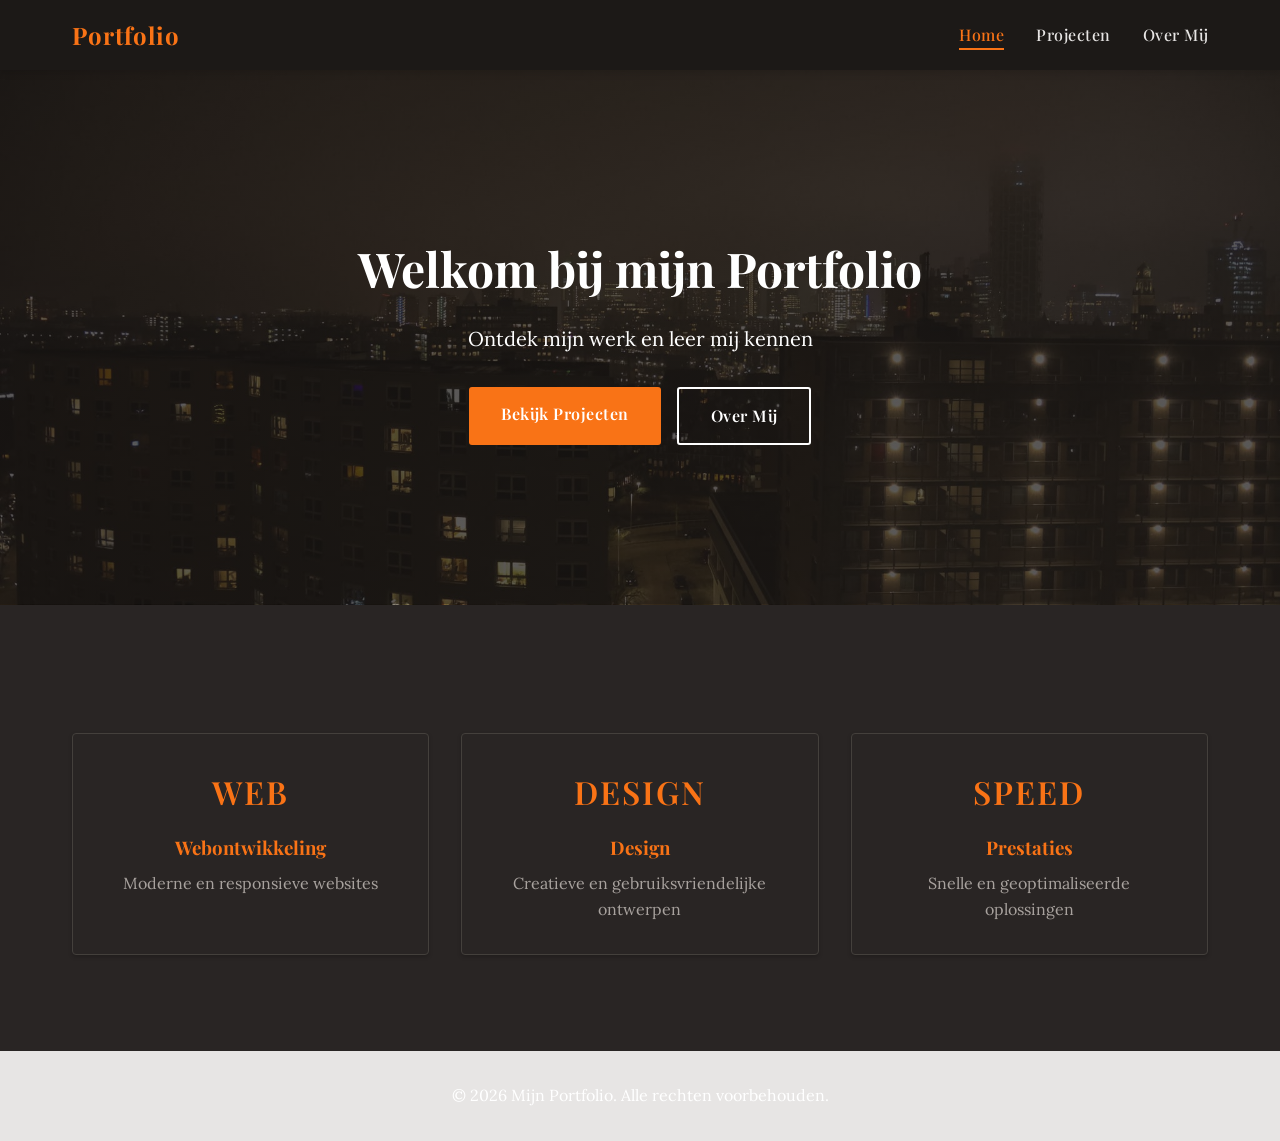
<file: index.html>
<!DOCTYPE html>
<html lang="nl">
<head>
    <meta charset="UTF-8">
    <meta name="viewport" content="width=device-width, initial-scale=1.0">
    <title>Portfolio - Home</title>
    <link rel="preconnect" href="https://fonts.googleapis.com">
    <link rel="preconnect" href="https://fonts.gstatic.com" crossorigin>
    <link href="https://fonts.googleapis.com/css2?family=Playfair+Display:wght@400;600;700&family=Lora:wght@400;500;600&display=swap" rel="stylesheet">
    <link rel="stylesheet" href="style.css">
</head>
<body>
    <nav class="navbar">
        <div class="nav-container">
            <div class="logo">Portfolio</div>
            <ul class="nav-menu">
                <li><a href="index.html" class="active">Home</a></li>
                <li><a href="projecten.html">Projecten</a></li>
                <li><a href="over-mij.html">Over Mij</a></li>
            </ul>
        </div>
    </nav>

    <main class="page-content fade-in">
        <section class="hero">
            <div class="hero-content">
                <h1 class="slide-in-left">Welkom bij mijn Portfolio</h1>
                <p class="slide-in-right">Ontdek mijn werk en leer mij kennen</p>
                <div class="cta-buttons slide-in-up">
                    <a href="projecten.html" class="btn btn-primary">Bekijk Projecten</a>
                    <a href="over-mij.html" class="btn btn-secondary">Over Mij</a>
                </div>
            </div>
        </section>

        <section class="highlights">
            <div class="container">
                <div class="highlight-grid">
                    <div class="highlight-card">
                        <div class="icon">Web</div>
                        <h3>Webontwikkeling</h3>
                        <p>Moderne en responsieve websites</p>
                    </div>
                    <div class="highlight-card">
                        <div class="icon">Design</div>
                        <h3>Design</h3>
                        <p>Creatieve en gebruiksvriendelijke ontwerpen</p>
                    </div>
                    <div class="highlight-card">
                        <div class="icon">Speed</div>
                        <h3>Prestaties</h3>
                        <p>Snelle en geoptimaliseerde oplossingen</p>
                    </div>
                </div>
            </div>
        </section>
    </main>

    <footer>
        <p>&copy; 2026 Mijn Portfolio. Alle rechten voorbehouden.</p>
    </footer>

    <script src="script.js"></script>
</body>
</html>
</file>
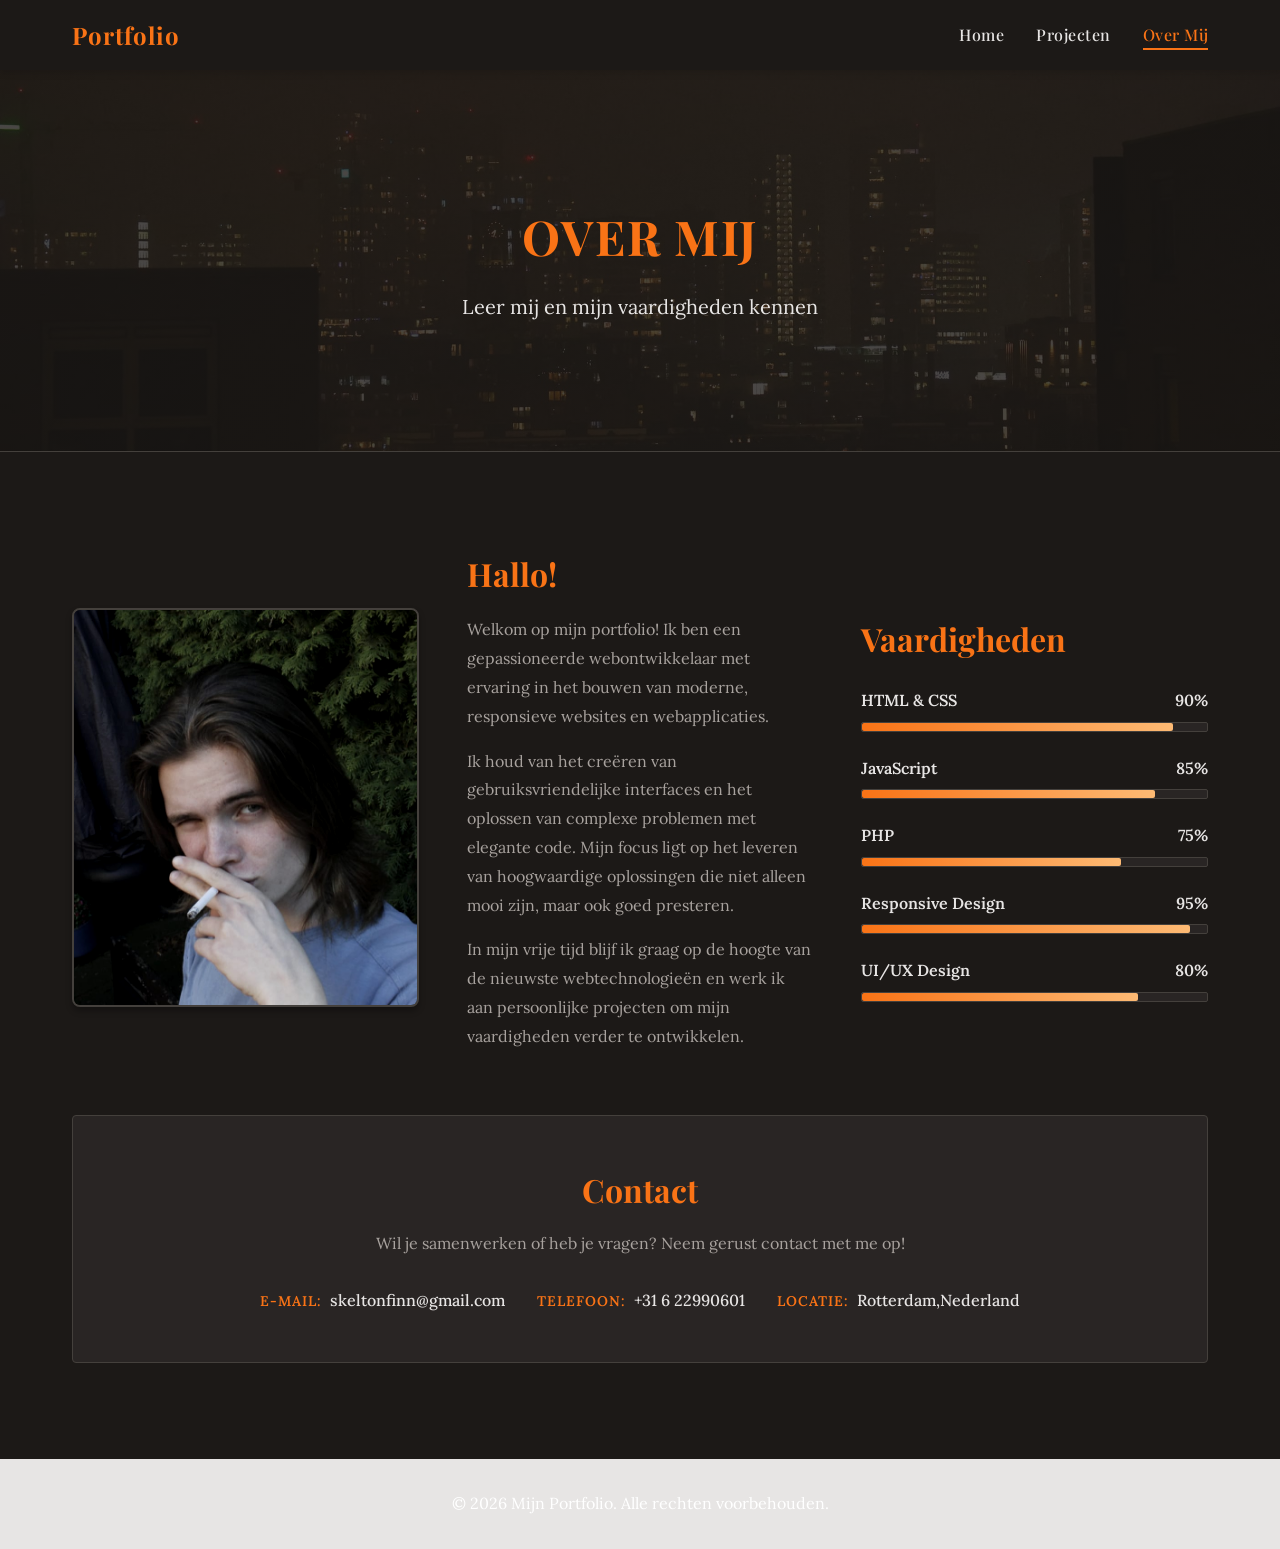
<file: over-mij.html>
<!DOCTYPE html>
<html lang="nl">
<head>
    <meta charset="UTF-8">
    <meta name="viewport" content="width=device-width, initial-scale=1.0">
    <title>Portfolio - Over Mij</title>
    <link rel="preconnect" href="https://fonts.googleapis.com">
    <link rel="preconnect" href="https://fonts.gstatic.com" crossorigin>
    <link href="https://fonts.googleapis.com/css2?family=Playfair+Display:wght@400;600;700&family=Lora:wght@400;500;600&display=swap" rel="stylesheet">
    <link rel="stylesheet" href="style.css">
</head>
<body class="page-over-mij">
    <nav class="navbar">
        <div class="nav-container">
            <div class="logo">Portfolio</div>
            <ul class="nav-menu">
                <li><a href="index.html">Home</a></li>
                <li><a href="projecten.html">Projecten</a></li>
                <li><a href="over-mij.html" class="active">Over Mij</a></li>
            </ul>
        </div>
    </nav>

    <main class="page-content fade-in">
        <section class="page-header">
            <div class="container">
                <h1 class="slide-in-left">Over Mij</h1>
                <p class="slide-in-right">Leer mij en mijn vaardigheden kennen</p>
            </div>
        </section>

        <section class="about-content">
            <div class="container">
                <div class="about-grid">
                    <div class="about-image slide-in-left">
                         <div class="profile-container">
                            <img src="afbeelding.png" alt="Profielfoto" class="profile-pic">
                         </div>
                    </div>
                    <div class="about-text slide-in-right">
                        <h2>Hallo!</h2>
                        <p>Welkom op mijn portfolio! Ik ben een gepassioneerde webontwikkelaar met ervaring in het bouwen van moderne, responsieve websites en webapplicaties.</p>
                        
                        <p>Ik houd van het creëren van gebruiksvriendelijke interfaces en het oplossen van complexe problemen met elegante code. Mijn focus ligt op het leveren van hoogwaardige oplossingen die niet alleen mooi zijn, maar ook goed presteren.</p>
                        
                        <p>In mijn vrije tijd blijf ik graag op de hoogte van de nieuwste webtechnologieën en werk ik aan persoonlijke projecten om mijn vaardigheden verder te ontwikkelen.</p>
                    </div>

                    <div class="about-skills">
                        <h2>Vaardigheden</h2>
                        <div class="skills-list">
                            <div class="skill-item">
                                <div class="skill-header">
                                    <span>HTML & CSS</span>
                                    <span>90%</span>
                                </div>
                                <div class="skill-bar">
                                    <div class="skill-progress" style="width: 90%"></div>
                                </div>
                            </div>

                            <div class="skill-item">
                                <div class="skill-header">
                                    <span>JavaScript</span>
                                    <span>85%</span>
                                </div>
                                <div class="skill-bar">
                                    <div class="skill-progress" style="width: 85%"></div>
                                </div>
                            </div>

                            <div class="skill-item">
                                <div class="skill-header">
                                    <span>PHP</span>
                                    <span>75%</span>
                                </div>
                                <div class="skill-bar">
                                    <div class="skill-progress" style="width: 75%"></div>
                                </div>
                            </div>

                            <div class="skill-item">
                                <div class="skill-header">
                                    <span>Responsive Design</span>
                                    <span>95%</span>
                                </div>
                                <div class="skill-bar">
                                    <div class="skill-progress" style="width: 95%"></div>
                                </div>
                            </div>

                            <div class="skill-item">
                                <div class="skill-header">
                                    <span>UI/UX Design</span>
                                    <span>80%</span>
                                </div>
                                <div class="skill-bar">
                                    <div class="skill-progress" style="width: 80%"></div>
                                </div>
                            </div>
                        </div>
                    </div>
                </div>

                <div class="contact-section">
                    <h2>Contact</h2>
                    <p>Wil je samenwerken of heb je vragen? Neem gerust contact met me op!</p>
                    <div class="contact-info">
                        <div class="contact-item">
                            <span class="contact-icon">E-mail:</span>
                            <span>skeltonfinn@gmail.com</span>
                        </div>
                        <div class="contact-item">
                            <span class="contact-icon">Telefoon:</span>
                            <span>+31 6 22990601</span>
                        </div>
                        <div class="contact-item">
                            <span class="contact-icon">Locatie:</span>
                            <span>Rotterdam,Nederland</span>
                        </div>
                    </div>
                </div>
            </div>
        </section>
    </main>

    <footer>
        <p>&copy; 2026 Mijn Portfolio. Alle rechten voorbehouden.</p>
    </footer>

    <script src="script.js"></script>
</body>
</html>
</file>
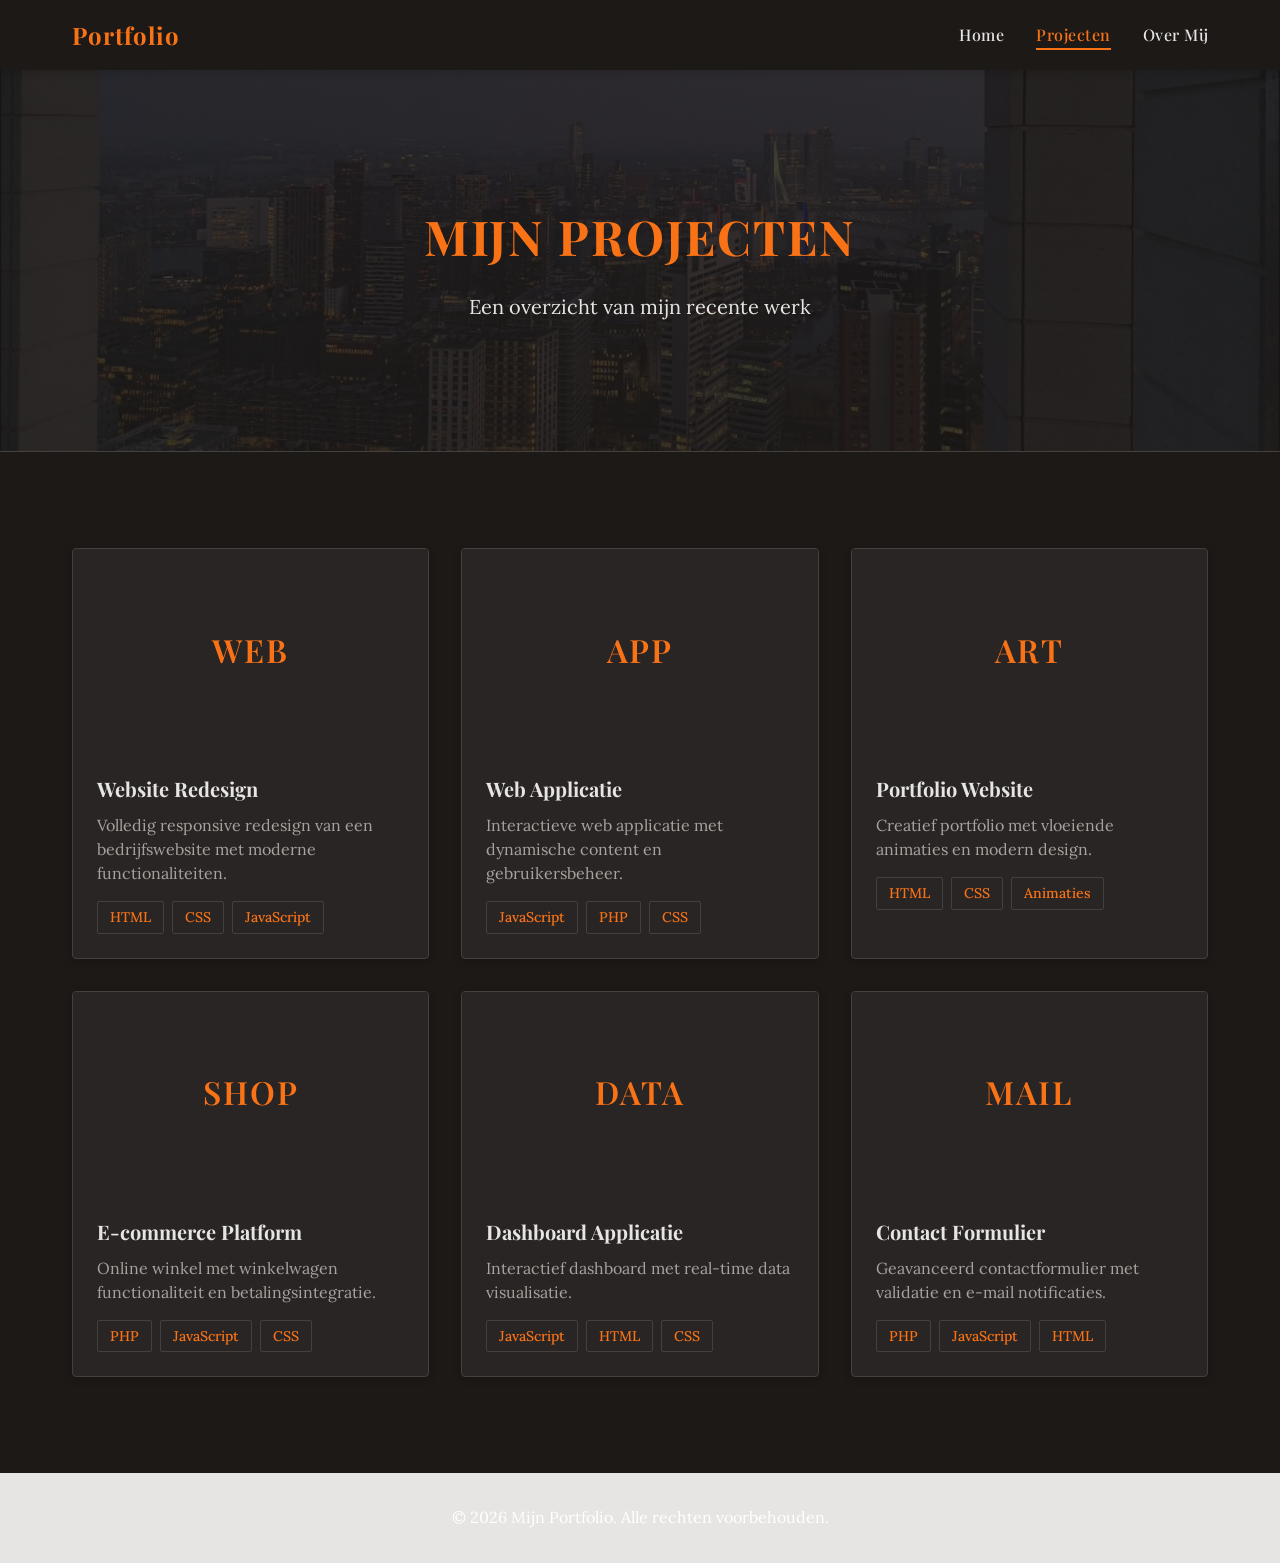
<file: projecten.html>
<!DOCTYPE html>
<html lang="nl">
<head>
    <meta charset="UTF-8">
    <meta name="viewport" content="width=device-width, initial-scale=1.0">
    <title>Portfolio - Projecten</title>
    <link rel="preconnect" href="https://fonts.googleapis.com">
    <link rel="preconnect" href="https://fonts.gstatic.com" crossorigin>
    <link href="https://fonts.googleapis.com/css2?family=Playfair+Display:wght@400;600;700&family=Lora:wght@400;500;600&display=swap" rel="stylesheet">
    <link rel="stylesheet" href="style.css">
</head>
<body class="page-projecten">
    <nav class="navbar">
        <div class="nav-container">
            <div class="logo">Portfolio</div>
            <ul class="nav-menu">
                <li><a href="index.html">Home</a></li>
                <li><a href="projecten.html" class="active">Projecten</a></li>
                <li><a href="over-mij.html">Over Mij</a></li>
            </ul>
        </div>
    </nav>

    <main class="page-content fade-in">
        <section class="page-header">
            <div class="container">
                <h1 class="slide-in-left">Mijn Projecten</h1>
                <p class="slide-in-right">Een overzicht van mijn recente werk</p>
            </div>
        </section>

        <section class="projects">
            <div class="container">
                <div class="projects-grid">
                    <div class="project-card">
                        <div class="project-image">
                            <div class="placeholder-img">Web</div>
                        </div>
                        <div class="project-info">
                            <h3>Website Redesign</h3>
                            <p>Volledig responsive redesign van een bedrijfswebsite met moderne functionaliteiten.</p>
                            <div class="project-tags">
                                <span class="tag">HTML</span>
                                <span class="tag">CSS</span>
                                <span class="tag">JavaScript</span>
                            </div>
                        </div>
                    </div>

                    <div class="project-card">
                        <div class="project-image">
                            <div class="placeholder-img">App</div>
                        </div>
                        <div class="project-info">
                            <h3>Web Applicatie</h3>
                            <p>Interactieve web applicatie met dynamische content en gebruikersbeheer.</p>
                            <div class="project-tags">
                                <span class="tag">JavaScript</span>
                                <span class="tag">PHP</span>
                                <span class="tag">CSS</span>
                            </div>
                        </div>
                    </div>

                    <div class="project-card">
                        <div class="project-image">
                            <div class="placeholder-img">Art</div>
                        </div>
                        <div class="project-info">
                            <h3>Portfolio Website</h3>
                            <p>Creatief portfolio met vloeiende animaties en modern design.</p>
                            <div class="project-tags">
                                <span class="tag">HTML</span>
                                <span class="tag">CSS</span>
                                <span class="tag">Animaties</span>
                            </div>
                        </div>
                    </div>

                    <div class="project-card">
                        <div class="project-image">
                            <div class="placeholder-img">Shop</div>
                        </div>
                        <div class="project-info">
                            <h3>E-commerce Platform</h3>
                            <p>Online winkel met winkelwagen functionaliteit en betalingsintegratie.</p>
                            <div class="project-tags">
                                <span class="tag">PHP</span>
                                <span class="tag">JavaScript</span>
                                <span class="tag">CSS</span>
                            </div>
                        </div>
                    </div>

                    <div class="project-card">
                        <div class="project-image">
                            <div class="placeholder-img">Data</div>
                        </div>
                        <div class="project-info">
                            <h3>Dashboard Applicatie</h3>
                            <p>Interactief dashboard met real-time data visualisatie.</p>
                            <div class="project-tags">
                                <span class="tag">JavaScript</span>
                                <span class="tag">HTML</span>
                                <span class="tag">CSS</span>
                            </div>
                        </div>
                    </div>

                    <div class="project-card">
                        <div class="project-image">
                            <div class="placeholder-img">Mail</div>
                        </div>
                        <div class="project-info">
                            <h3>Contact Formulier</h3>
                            <p>Geavanceerd contactformulier met validatie en e-mail notificaties.</p>
                            <div class="project-tags">
                                <span class="tag">PHP</span>
                                <span class="tag">JavaScript</span>
                                <span class="tag">HTML</span>
                            </div>
                        </div>
                    </div>
                </div>
            </div>
        </section>
    </main>

    <footer>
        <p>&copy; 2026 Mijn Portfolio. Alle rechten voorbehouden.</p>
    </footer>

    <script src="script.js"></script>
</body>
</html>
</file>
<file: style.css>
/* Import fancy fonts */
@import url('https://fonts.googleapis.com/css2?family=Playfair+Display:wght@400;600;700&family=Lora:wght@400;500;600&display=swap');

/* Reset en basis styling */
* {
    margin: 0;
    padding: 0;
    box-sizing: border-box;
}

:root {
    --primary-color: #f97316;
    --secondary-color: #fb923c;
    --accent-color: #fdba74;
    --text-color: #e7e5e4;
    --text-light: #a8a29e;
    --bg-color: #1c1917;
    --bg-light: #292524;
    --border-color: #44403c;
    --shadow: 0 4px 6px rgba(0, 0, 0, 0.3);
    --transition: all 0.3s ease;
}

body {
    font-family: 'Lora', Georgia, serif;
    line-height: 1.6;
    color: var(--text-color);
    background-color: var(--bg-color);
}

h1, h2, h3, h4, h5, h6 {
    font-family: 'Playfair Display', Georgia, serif;
    font-weight: 700;
}

/* Navigatie */
.navbar {
    background: var(--bg-color);
    box-shadow: var(--shadow);
    position: sticky;
    top: 0;
    z-index: 1000;
    transition: var(--transition);
}

.nav-container {
    max-width: 1200px;
    margin: 0 auto;
    padding: 1rem 2rem;
    display: flex;
    justify-content: space-between;
    align-items: center;
}

.logo {
    font-size: 1.5rem;
    font-weight: bold;
    color: var(--primary-color);
    font-family: 'Playfair Display', Georgia, serif;
    letter-spacing: 1px;
}

.nav-menu {
    list-style: none;
    display: flex;
    gap: 2rem;
}

.nav-menu a {
    text-decoration: none;
    color: var(--text-color);
    font-weight: 500;
    transition: var(--transition);
    position: relative;
    font-family: 'Playfair Display', Georgia, serif;
    letter-spacing: 0.5px;
}

.nav-menu a::after {
    content: '';
    position: absolute;
    bottom: -5px;
    left: 0;
    width: 0;
    height: 2px;
    background: var(--primary-color);
    transition: var(--transition);
}

.nav-menu a:hover::after,
.nav-menu a.active::after {
    width: 100%;
}

.nav-menu a:hover,
.nav-menu a.active {
    color: var(--primary-color);
}

/* Animaties */
@keyframes fadeIn {
    from {
        opacity: 0;
    }
    to {
        opacity: 1;
    }
}

@keyframes slideInLeft {
    from {
        opacity: 0;
        transform: translateX(-30px);
    }
    to {
        opacity: 1;
        transform: translateX(0);
    }
}

@keyframes slideInRight {
    from {
        opacity: 0;
        transform: translateX(30px);
    }
    to {
        opacity: 1;
        transform: translateX(0);
    }
}

@keyframes slideInUp {
    from {
        opacity: 0;
        transform: translateY(30px);
    }
    to {
        opacity: 1;
        transform: translateY(0);
    }
}

.fade-in {
    animation: fadeIn 0.5s ease-in;
}

.slide-in-left {
    animation: slideInLeft 0.6s ease-out;
}

.slide-in-right {
    animation: slideInRight 0.6s ease-out;
    animation-delay: 0.2s;
    animation-fill-mode: both;
}

.slide-in-up {
    animation: slideInUp 0.6s ease-out;
    animation-delay: 0.4s;
    animation-fill-mode: both;
}

/* Hoofd content */
.page-content {
    min-height: calc(100vh - 120px);
}

/* Hero sectie */
.hero {
    background: linear-gradient(rgba(28, 25, 23, 0.7), rgba(28, 25, 23, 0.7)), url('bg1.jpeg');
    background-size: cover;
    background-position: center;
    background-attachment: fixed;
    color: white;
    padding: 10rem 2rem;
    text-align: center;
}

.hero-content h1 {
    font-size: 3rem;
    margin-bottom: 1rem;
    font-weight: 700;
}

.hero-content p {
    font-size: 1.25rem;
    margin-bottom: 2rem;
    opacity: 0.95;
}

.cta-buttons {
    display: flex;
    gap: 1rem;
    justify-content: center;
    flex-wrap: wrap;
}

.btn {
    padding: 0.875rem 2rem;
    border-radius: 3px;
    text-decoration: none;
    font-weight: 600;
    transition: var(--transition);
    display: inline-block;
    font-family: 'Playfair Display', Georgia, serif;
    letter-spacing: 0.5px;
}

.btn-primary {
    background: var(--primary-color);
    color: white;
}

.btn-primary:hover {
    transform: translateY(-2px);
    box-shadow: 0 8px 16px rgba(249, 115, 22, 0.4);
    background: var(--accent-color);
}

.btn-secondary {
    background: transparent;
    color: white;
    border: 2px solid white;
}

.btn-secondary:hover {
    background: rgba(255, 255, 255, 0.2);
    color: white;
    transform: translateY(-2px);
}

/* Container */
.container {
    max-width: 1200px;
    margin: 0 auto;
    padding: 2rem;
}

/* Highlights sectie */
.highlights {
    padding: 4rem 0;
    background: var(--bg-light);
}

.highlight-grid {
    display: grid;
    grid-template-columns: repeat(auto-fit, minmax(280px, 1fr));
    gap: 2rem;
    margin-top: 2rem;
}

.highlight-card {
    background: var(--bg-light);
    padding: 2rem;
    border-radius: 4px;
    text-align: center;
    transition: var(--transition);
    box-shadow: 0 2px 4px rgba(0, 0, 0, 0.2);
    border: 1px solid var(--border-color);
}

.highlight-card:hover {
    transform: translateY(-8px);
    box-shadow: var(--shadow);
}

.highlight-card .icon {
    font-size: 2rem;
    margin-bottom: 1rem;
    font-weight: 600;
    color: var(--primary-color);
    font-family: 'Playfair Display', Georgia, serif;
    text-transform: uppercase;
    letter-spacing: 2px;
}

.highlight-card h3 {
    color: var(--primary-color);
    margin-bottom: 0.5rem;
}

.highlight-card p {
    color: var(--text-light);
}

/* Page header */
.page-header {
    background: linear-gradient(rgba(28, 25, 23, 0.8), rgba(28, 25, 23, 0.8));
    background-size: cover;
    background-position: center;
    padding: 6rem 2rem;
    text-align: center;
    border-bottom: 1px solid var(--border-color);
}

/* Specific page headers */
.page-over-mij .page-header {
    background-image: linear-gradient(rgba(28, 25, 23, 0.8), rgba(28, 25, 23, 0.8)), url('bg2.jpeg');
}

.page-projecten .page-header {
    background-image: linear-gradient(rgba(28, 25, 23, 0.8), rgba(28, 25, 23, 0.8)), url('bg3.jpeg');
}

.page-header h1 {
    font-size: 3rem;
    color: var(--primary-color);
    margin-bottom: 1rem;
    text-transform: uppercase;
    letter-spacing: 2px;
}

.page-header p {
    font-size: 1.25rem;
    color: var(--text-color);
    max-width: 600px;
    margin: 0 auto;
}

/* Projecten */
.projects {
    padding: 4rem 0;
}

.projects-grid {
    display: grid;
    grid-template-columns: repeat(auto-fill, minmax(320px, 1fr));
    gap: 2rem;
}

.project-card {
    background: var(--bg-light);
    border-radius: 4px;
    overflow: hidden;
    box-shadow: 0 2px 8px rgba(0, 0, 0, 0.2);
    transition: var(--transition);
    opacity: 0;
    animation: slideInUp 0.5s ease-out forwards;
    border: 1px solid var(--border-color);
}

.project-card:nth-child(1) { animation-delay: 0.1s; }
.project-card:nth-child(2) { animation-delay: 0.2s; }
.project-card:nth-child(3) { animation-delay: 0.3s; }
.project-card:nth-child(4) { animation-delay: 0.4s; }
.project-card:nth-child(5) { animation-delay: 0.5s; }
.project-card:nth-child(6) { animation-delay: 0.6s; }

.project-card:hover {
    transform: translateY(-8px);
    box-shadow: 0 8px 24px rgba(0, 0, 0, 0.15);
}

.project-image {
    background: var(--bg-light);
    height: 200px;
    display: flex;
    align-items: center;
    justify-content: center;
}

.placeholder-img {
    font-size: 2rem;
    font-weight: 600;
    color: var(--primary-color);
    font-family: 'Playfair Display', Georgia, serif;
    text-transform: uppercase;
    letter-spacing: 2px;
}

.project-info {
    padding: 1.5rem;
}

.project-info h3 {
    color: var(--text-color);
    margin-bottom: 0.5rem;
    font-size: 1.25rem;
}

.project-info p {
    color: var(--text-light);
    margin-bottom: 1rem;
    line-height: 1.5;
}

.project-tags {
    display: flex;
    gap: 0.5rem;
    flex-wrap: wrap;
}

.tag {
    background: var(--bg-light);
    color: var(--primary-color);
    padding: 0.25rem 0.75rem;
    border-radius: 2px;
    font-size: 0.875rem;
    font-weight: 500;
    border: 1px solid var(--border-color);
}

/* Over mij pagina */
.about-content {
    padding: 4rem 0;
}

.about-grid {
    display: grid;
    grid-template-columns: repeat(auto-fit, minmax(300px, 1fr));
    gap: 3rem;
    margin-bottom: 3rem;
    align-items: center;
}

.profile-container {
    width: 100%;
    max-width: 400px;
    margin: 0 auto;
    border-radius: 8px;
    overflow: hidden;
    box-shadow: var(--shadow);
    border: 2px solid var(--border-color);
}

.profile-pic {
    width: 100%;
    height: auto;
    display: block;
    filter: grayscale(20%) contrast(110%);
}

.about-text h2 {
    color: var(--primary-color);
    margin-bottom: 1rem;
    font-size: 2rem;
}

.about-text p {
    margin-bottom: 1rem;
    color: var(--text-light);
    line-height: 1.8;
}

.about-skills h2 {
    color: var(--primary-color);
    margin-bottom: 1.5rem;
    font-size: 2rem;
}

.skills-list {
    display: flex;
    flex-direction: column;
    gap: 1.5rem;
}

.skill-item {
    opacity: 0;
    animation: slideInRight 0.5s ease-out forwards;
}

.skill-item:nth-child(1) { animation-delay: 0.1s; }
.skill-item:nth-child(2) { animation-delay: 0.2s; }
.skill-item:nth-child(3) { animation-delay: 0.3s; }
.skill-item:nth-child(4) { animation-delay: 0.4s; }
.skill-item:nth-child(5) { animation-delay: 0.5s; }

.skill-header {
    display: flex;
    justify-content: space-between;
    margin-bottom: 0.5rem;
    font-weight: 600;
    color: var(--text-color);
}

.skill-bar {
    background: var(--bg-light);
    height: 10px;
    border-radius: 2px;
    overflow: hidden;
    border: 1px solid var(--border-color);
}

.skill-progress {
    background: linear-gradient(90deg, var(--primary-color), var(--accent-color));
    height: 100%;
    border-radius: 2px;
    transition: width 1s ease-out;
}

/* Contact sectie */
.contact-section {
    background: var(--bg-light);
    padding: 3rem;
    border-radius: 4px;
    text-align: center;
    border: 1px solid var(--border-color);
}

.contact-section h2 {
    color: var(--primary-color);
    margin-bottom: 1rem;
    font-size: 2rem;
}

.contact-section p {
    color: var(--text-light);
    margin-bottom: 2rem;
}

.contact-info {
    display: flex;
    justify-content: center;
    gap: 2rem;
    flex-wrap: wrap;
}

.contact-item {
    display: flex;
    align-items: center;
    gap: 0.5rem;
    font-weight: 500;
    color: var(--text-color);
}

.contact-icon {
    font-size: 0.875rem;
    font-weight: 600;
    color: var(--primary-color);
    text-transform: uppercase;
    letter-spacing: 1px;
}

/* Footer */
footer {
    background: var(--text-color);
    color: white;
    text-align: center;
    padding: 2rem;
    margin-top: auto;
}

/* Responsive */
@media (max-width: 768px) {
    .nav-menu {
        gap: 1rem;
    }

    .hero-content h1 {
        font-size: 2rem;
    }

    .hero-content p {
        font-size: 1rem;
    }

    .page-header h1 {
        font-size: 2rem;
    }

    .highlight-grid,
    .projects-grid {
        grid-template-columns: 1fr;
    }

    .about-grid {
        grid-template-columns: 1fr;
    }

    .contact-info {
        flex-direction: column;
        gap: 1rem;
    }
}
</file>
